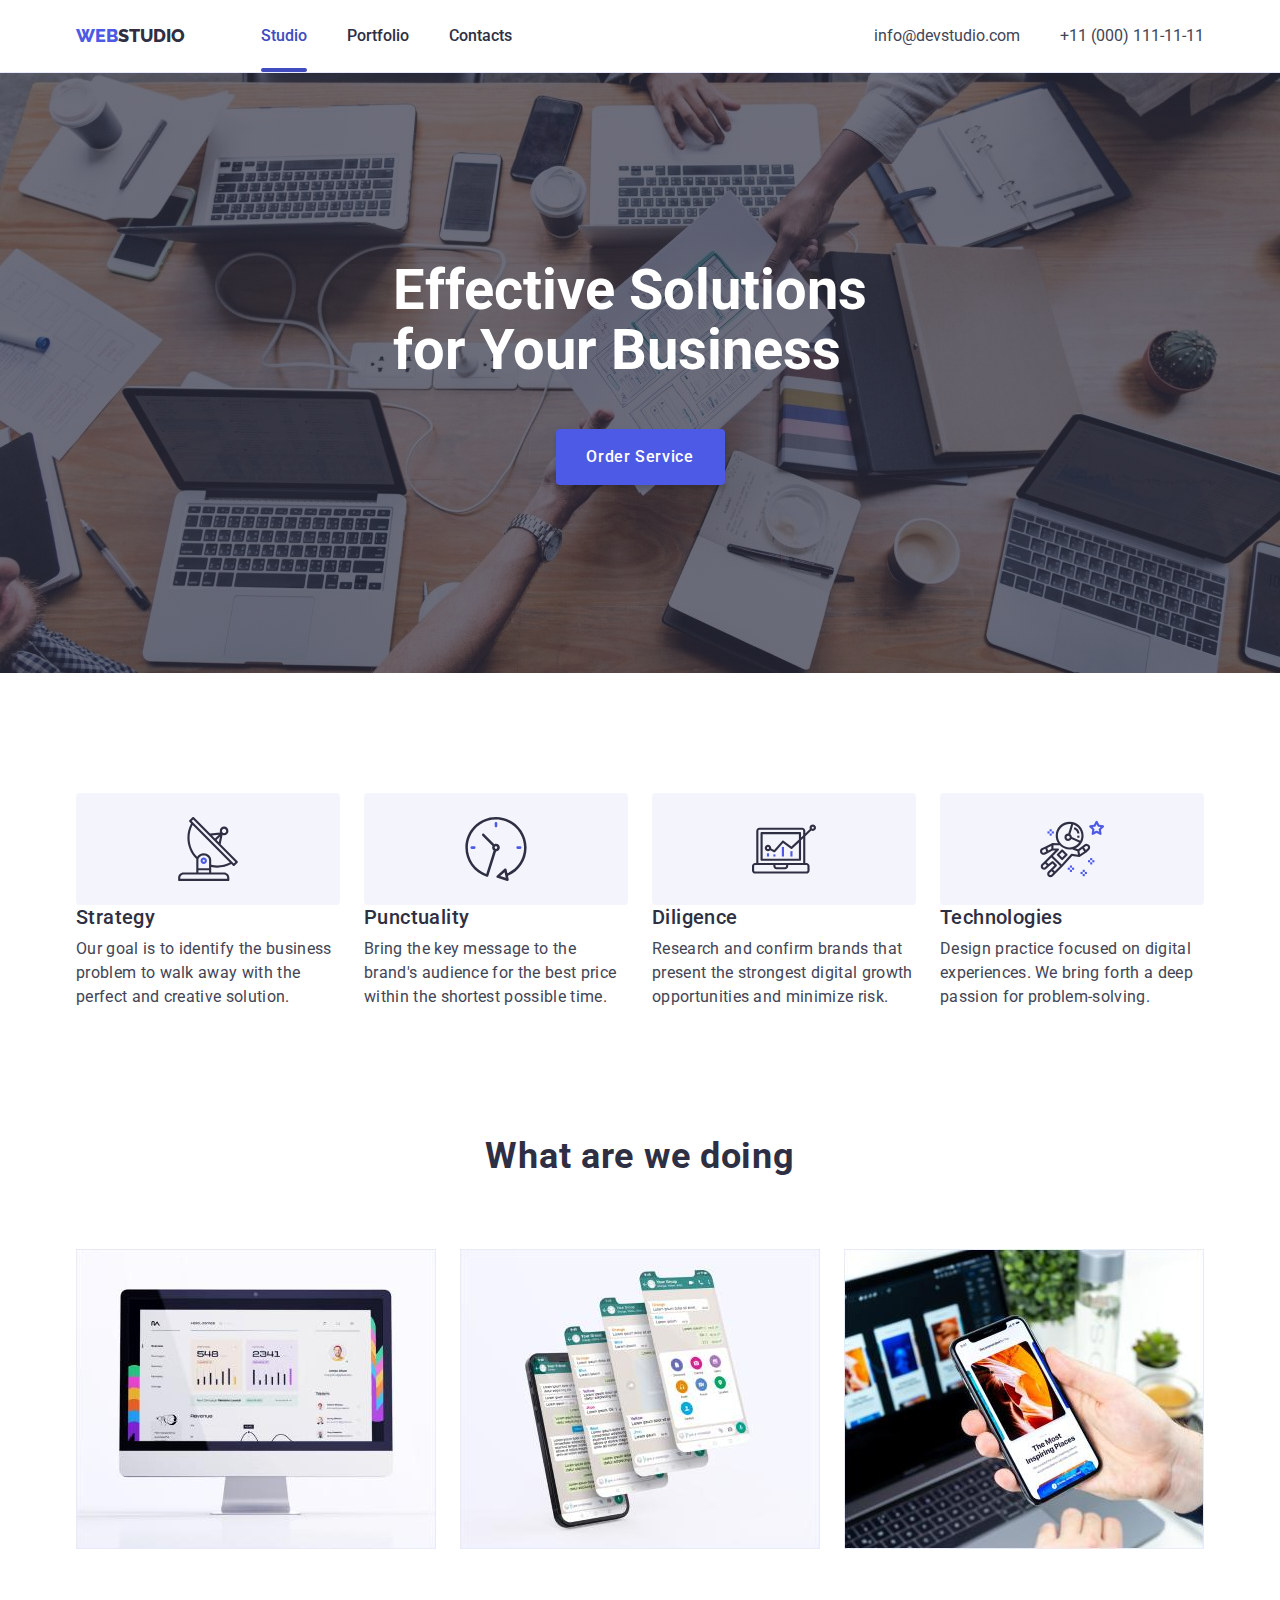
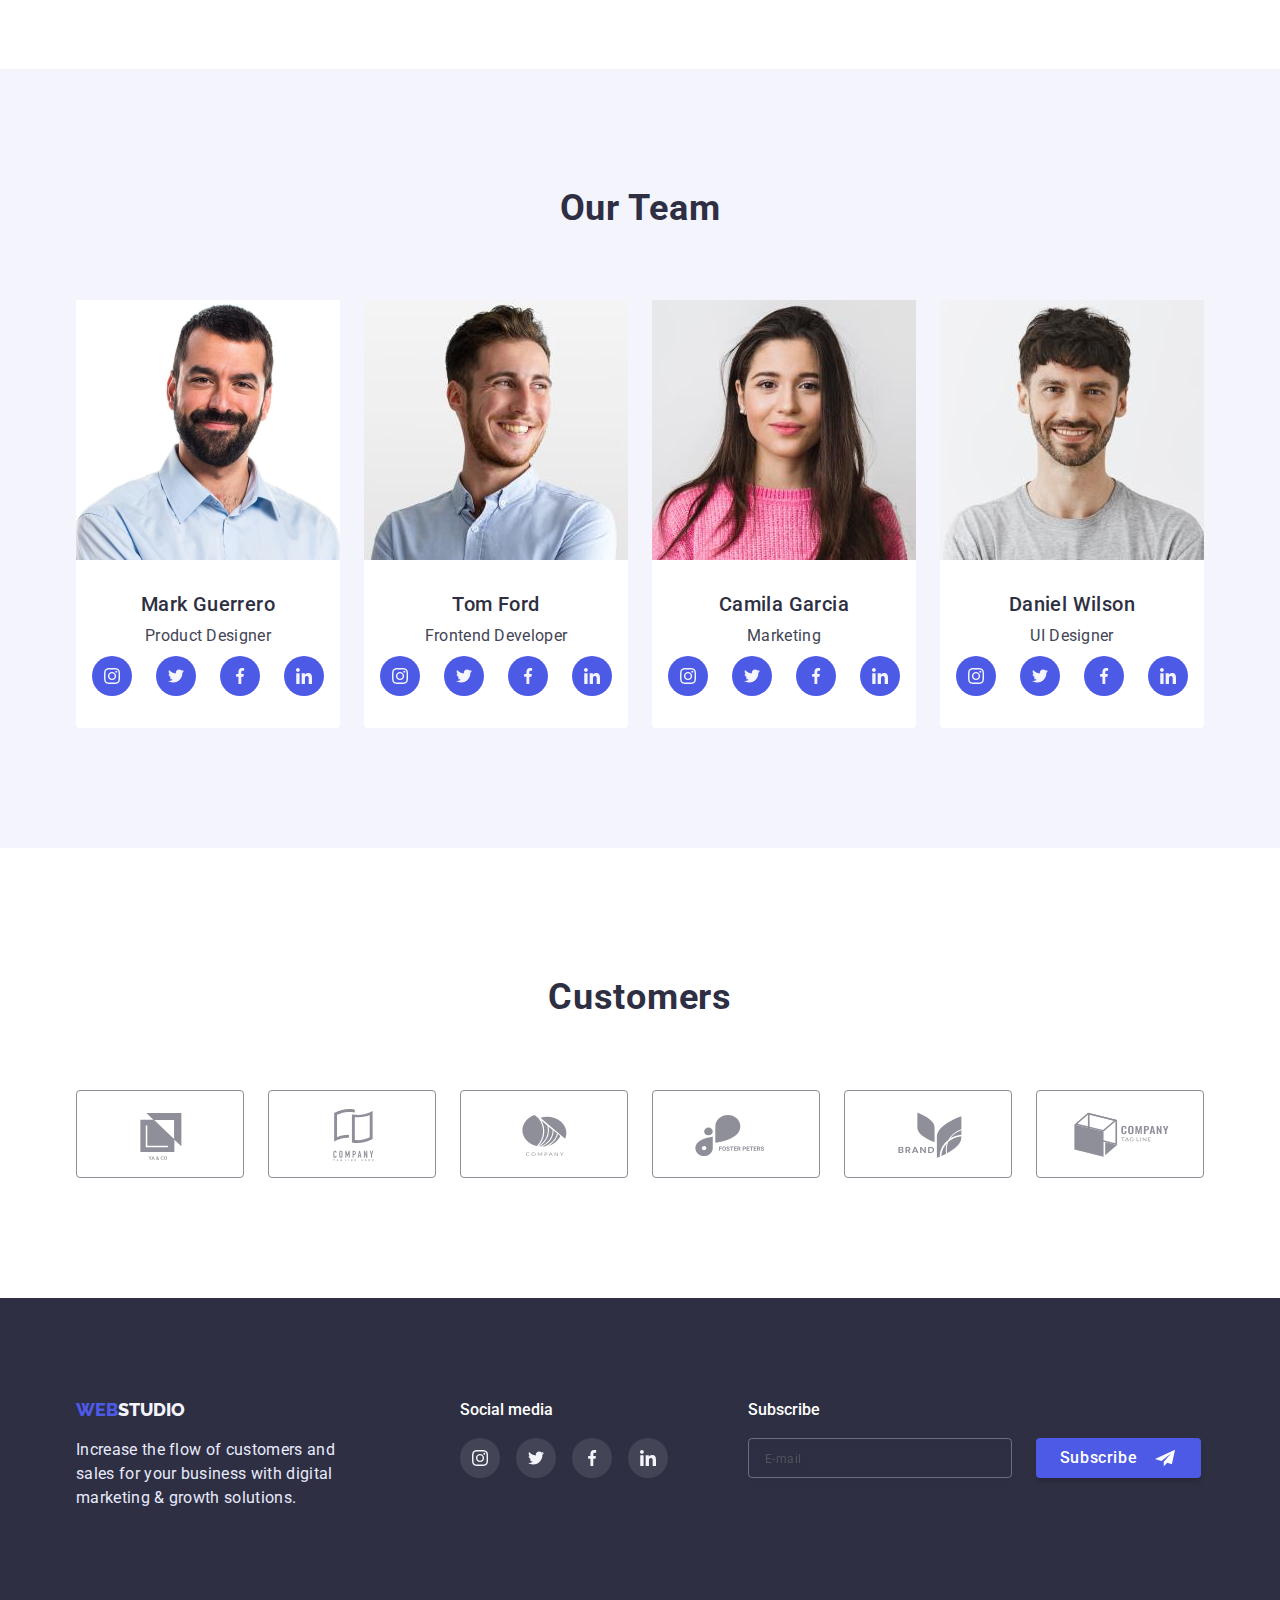
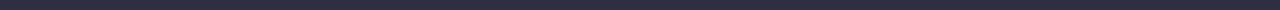
<file: index.html>
<!DOCTYPE html>
<html lang="en">
  <head>
    <meta charset="UTF-8" />
    <meta http-equiv="X-UA-Compatible" content="IE=edge" />
    <meta
      name="viewport"
      content="width=device-width, initial-scale=1.0"
    />
    <link rel="preconnect" href="https://fonts.googleapis.com" />
    <link
      rel="preconnect"
      href="https://fonts.gstatic.com"
      crossorigin
    />
    <link
      href="https://fonts.googleapis.com/css2?family=Raleway:wght@800&family=Roboto:wght@400;500;700&display=swap"
      rel="stylesheet"
    />
    <link
      rel="stylesheet"
      href="https://cdnjs.cloudflare.com/ajax/libs/modern-normalize/1.1.0/modern-normalize.css"
      integrity="sha512-Y0MM+V6ymRKN2zStTqzQ227DWhhp4Mzdo6gnlRnuaNCbc+YN/ZH0sBCLTM4M0oSy9c9VKiCvd4Jk44aCLrNS5Q=="
      crossorigin="anonymous"
      referrerpolicy="no-referrer"
    />
    <link rel="stylesheet" href="./css/styles.css" />
    <title>Main Page</title>
  </head>

  <body>
    <header class="header">
      <div class="container header-container">
        <nav class="header-navigation">
          <a class="logo link paddings" href="./index.html"
            ><span class="logo-color">WEB</span>STUDIO</a
          >
          <ul class="list-flex header-list">
            <li class="list">
              <a class="header-link link paddings link-after" href=""
                >Studio</a
              >
            </li>
            <li class="list">
              <a
                class="header-link link paddings"
                href="./portfolio.html"
                >Portfolio</a
              >
            </li>
            <li class="list">
              <a class="header-link link paddings" href=""
                >Contacts</a
              >
            </li>
          </ul>
        </nav>
        <address>
          <ul class="list-flex address-list">
            <li class="list">
              <a
                class="header-contact link paddings"
                href="mailto:info@devstudio.com"
                >info@devstudio.com</a
              >
            </li>
            <li class="list">
              <a
                class="header-contact link paddings"
                href="tel:+110001111111"
                >+11 (000) 111-11-11</a
              >
            </li>
          </ul>
        </address>
      </div>
    </header>

    <main>
      <section class="first-section">
        <div class="container">
          <h1 class="sec-one">
            Effective Solutions for Your Business
          </h1>
          <button class="main-btn" type="button" data-modal-open>
            Order Service
          </button>
        </div>
      </section>

      <section class="skils">
        <div class="container">
          <h2 hidden>Our skils</h2>
          <ul class="skils-list">
            <li class="list">
              <div class="bild">
                <svg class="bild-item" width="64" height="64">
                  <use href="./images/icon.svg#icon-antenna"></use>
                </svg>
              </div>
              <h3 class="sec-two">Strategy</h3>
              <p class="sec-two-text">
                Our goal is to identify the business problem to walk
                away with the perfect and creative solution.
              </p>
            </li>
            <li class="list">
              <div class="bild">
                <svg class="bild-item" width="64" height="64">
                  <use href="./images/icon.svg#icon-clock"></use>
                </svg>
              </div>
              <h3 class="sec-two">Punctuality</h3>
              <p class="sec-two-text">
                Bring the key message to the brand's audience for the
                best price within the shortest possible time.
              </p>
            </li>
            <li class="list">
              <div class="bild">
                <svg class="bild-item" width="64" height="64">
                  <use href="./images/icon.svg#icon-diagram"></use>
                </svg>
              </div>
              <h3 class="sec-two">Diligence</h3>
              <p class="sec-two-text">
                Research and confirm brands that present the strongest
                digital growth opportunities and minimize risk.
              </p>
            </li>
            <li class="list">
              <div class="bild">
                <svg class="bild-item" width="64" height="64">
                  <use href="./images/icon.svg#icon-astronaut"></use>
                </svg>
              </div>
              <h3 class="sec-two">Technologies</h3>
              <p class="sec-two-text">
                Design practice focused on digital experiences. We
                bring forth a deep passion for problem-solving.
              </p>
            </li>
          </ul>
        </div>
      </section>

      <section class="section-img">
        <div class="container">
          <h2 class="sec-three">What are we doing</h2>
          <ul class="list-flex img-list">
            <li class="list">
              <img
                src="./images/image_1.jpg"
                alt="screen"
                width="360"
                height="300"
              />
            </li>
            <li class="list">
              <img
                src="./images/image_2.jpg"
                alt="fone"
                width="360"
                height="300"
              />
            </li>
            <li class="list">
              <img
                src="./images/image_3.jpg"
                alt="laptop"
                width="360"
                height="300"
              />
            </li>
          </ul>
        </div>
      </section>

      <section class="team team-color">
        <div class="container">
          <h2 class="sec-four">Our Team</h2>
          <ul class="list-flex team-list">
            <li class="list">
              <img
                src="./images/mark_guerrero.jpg"
                alt="employees"
                width="264"
                height="260"
              />
              <div class="team-wrap">
                <h3 class="sec-four-name">Mark Guerrero</h3>
                <p class="sec-four-text">Product Designer</p>
                <ul class="team-soc-list list">
                  <li class="team-soc-item">
                    <a href="" class="team-soc-link link">
                      <svg
                        class="team-soc-icon"
                        width="16"
                        height="16"
                      >
                        <use
                          href="./images/icon.svg#icon-instagram"
                        ></use>
                      </svg>
                    </a>
                  </li>
                  <li class="team-soc-item">
                    <a href="" class="team-soc-link link">
                      <svg
                        class="team-soc-icon"
                        width="16"
                        height="16"
                      >
                        <use
                          href="./images/icon.svg#icon-twitter"
                        ></use>
                      </svg>
                    </a>
                  </li>
                  <li class="team-soc-item">
                    <a href="" class="team-soc-link link">
                      <svg
                        class="team-soc-icon"
                        width="16"
                        height="16"
                      >
                        <use
                          href="./images/icon.svg#icon-facebook"
                        ></use>
                      </svg>
                    </a>
                  </li>
                  <li class="team-soc-item">
                    <a href="" class="team-soc-link link">
                      <svg
                        class="team-soc-icon"
                        width="16"
                        height="16"
                      >
                        <use
                          href="./images/icon.svg#icon-linkedin"
                        ></use>
                      </svg>
                    </a>
                  </li>
                </ul>
              </div>
            </li>
            <li class="list">
              <img
                src="./images/tom_ford.jpg"
                alt="employees"
                width="264"
                height="260"
              />
              <div class="team-wrap">
                <h3 class="sec-four-name">Tom Ford</h3>
                <p class="sec-four-text">Frontend Developer</p>
                <ul class="team-soc-list list">
                  <li class="team-soc-item">
                    <a href="" class="team-soc-link link">
                      <svg
                        class="team-soc-icon"
                        width="16"
                        height="16"
                      >
                        <use
                          href="./images/icon.svg#icon-instagram"
                        ></use>
                      </svg>
                    </a>
                  </li>
                  <li class="team-soc-item">
                    <a href="" class="team-soc-link link">
                      <svg
                        class="team-soc-icon"
                        width="16"
                        height="16"
                      >
                        <use
                          href="./images/icon.svg#icon-twitter"
                        ></use>
                      </svg>
                    </a>
                  </li>
                  <li class="team-soc-item">
                    <a href="" class="team-soc-link link">
                      <svg
                        class="team-soc-icon"
                        width="16"
                        height="16"
                      >
                        <use
                          href="./images/icon.svg#icon-facebook"
                        ></use>
                      </svg>
                    </a>
                  </li>
                  <li class="team-soc-item">
                    <a href="" class="team-soc-link link">
                      <svg
                        class="team-soc-icon"
                        width="16"
                        height="16"
                      >
                        <use
                          href="./images/icon.svg#icon-linkedin"
                        ></use>
                      </svg>
                    </a>
                  </li>
                </ul>
              </div>
            </li>
            <li class="list">
              <img
                src="./images/camila_garcia.jpg"
                alt="employees"
                width="264"
                height="260"
              />
              <div class="team-wrap">
                <h3 class="sec-four-name">Camila Garcia</h3>
                <p class="sec-four-text">Marketing</p>
                <ul class="team-soc-list list">
                  <li class="team-soc-item">
                    <a href="" class="team-soc-link link">
                      <svg
                        class="team-soc-icon"
                        width="16"
                        height="16"
                      >
                        <use
                          href="./images/icon.svg#icon-instagram"
                        ></use>
                      </svg>
                    </a>
                  </li>
                  <li class="team-soc-item">
                    <a href="" class="team-soc-link link">
                      <svg
                        class="team-soc-icon"
                        width="16"
                        height="16"
                      >
                        <use
                          href="./images/icon.svg#icon-twitter"
                        ></use>
                      </svg>
                    </a>
                  </li>
                  <li class="team-soc-item">
                    <a href="" class="team-soc-link link">
                      <svg
                        class="team-soc-icon"
                        width="16"
                        height="16"
                      >
                        <use
                          href="./images/icon.svg#icon-facebook"
                        ></use>
                      </svg>
                    </a>
                  </li>
                  <li class="team-soc-item">
                    <a href="" class="team-soc-link link">
                      <svg
                        class="team-soc-icon"
                        width="16"
                        height="16"
                      >
                        <use
                          href="./images/icon.svg#icon-linkedin"
                        ></use>
                      </svg>
                    </a>
                  </li>
                </ul>
              </div>
            </li>
            <li class="list">
              <img
                src="./images/daniel_wilson.jpg"
                alt="employees"
                width="264"
                height="260"
              />
              <div class="team-wrap">
                <h3 class="sec-four-name">Daniel Wilson</h3>
                <p class="sec-four-text">UI Designer</p>
                <ul class="team-soc-list list">
                  <li class="team-soc-item">
                    <a href="" class="team-soc-link link">
                      <svg
                        class="team-soc-icon"
                        width="16"
                        height="16"
                      >
                        <use
                          href="./images/icon.svg#icon-instagram"
                        ></use>
                      </svg>
                    </a>
                  </li>
                  <li class="team-soc-item">
                    <a href="" class="team-soc-link link">
                      <svg
                        class="team-soc-icon"
                        width="16"
                        height="16"
                      >
                        <use
                          href="./images/icon.svg#icon-twitter"
                        ></use>
                      </svg>
                    </a>
                  </li>
                  <li class="team-soc-item">
                    <a href="" class="team-soc-link link">
                      <svg
                        class="team-soc-icon"
                        width="16"
                        height="16"
                      >
                        <use
                          href="./images/icon.svg#icon-facebook"
                        ></use>
                      </svg>
                    </a>
                  </li>
                  <li class="team-soc-item">
                    <a href="" class="team-soc-link link">
                      <svg
                        class="team-soc-icon"
                        width="16"
                        height="16"
                      >
                        <use
                          href="./images/icon.svg#icon-linkedin"
                        ></use>
                      </svg>
                    </a>
                  </li>
                </ul>
              </div>
            </li>
          </ul>
        </div>
      </section>

      <section class="company-section">
        <div class="container company-block">
          <h2 class="company-title">Customers</h2>
          <ul class="company-list list">
            <li class="company-item">
              <a href="" class="company-link link">
                <svg class="company-icon" width="104" height="56">
                  <use href="./images/icon.svg#icon-logo"></use></svg
              ></a>
            </li>
            <li class="company-item">
              <a href="" class="company-link link">
                <svg class="company-icon" width="104" height="56">
                  <use
                    href="./images/icon.svg#icon-Logo-1"
                  ></use></svg
              ></a>
            </li>
            <li class="company-item">
              <a href="" class="company-link link">
                <svg class="company-icon" width="104" height="56">
                  <use
                    href="./images/icon.svg#icon-Logo-2"
                  ></use></svg
              ></a>
            </li>
            <li class="company-item">
              <a href="" class="company-link link">
                <svg class="company-icon" width="104" height="56">
                  <use
                    href="./images/icon.svg#icon-Logo-3"
                  ></use></svg
              ></a>
            </li>
            <li class="company-item">
              <a href="" class="company-link link">
                <svg class="company-icon" width="104" height="56">
                  <use
                    href="./images/icon.svg#icon-Logo-4"
                  ></use></svg
              ></a>
            </li>
            <li class="company-item">
              <a href="" class="company-link link">
                <svg class="company-icon" width="104" height="56">
                  <use
                    href="./images/icon.svg#icon-Logo-5"
                  ></use></svg
              ></a>
            </li>
          </ul>
        </div>
      </section>
    </main>

    <footer class="back-color">
      <div class="container footer-container">
        <div>
          <a class="logo-footer link" href="./index.html"
            ><span class="logo-color">WEB</span>STUDIO</a
          >
          <p class="footer-text">
            Increase the flow of customers and sales for your business
            with digital marketing & growth solutions.
          </p>
        </div>
        <div class="social-media">
          <p class="footer-name">Social media</p>
          <ul class="footer-soc-list list">
            <li class="footer-soc-item">
              <a href="" class="footer-soc-link link">
                <svg class="team-soc-icon" width="16" height="16">
                  <use href="./images/icon.svg#icon-instagram"></use>
                </svg>
              </a>
            </li>
            <li class="footer-soc-item">
              <a href="" class="footer-soc-link link">
                <svg class="team-soc-icon" width="16" height="16">
                  <use href="./images/icon.svg#icon-twitter"></use>
                </svg>
              </a>
            </li>
            <li class="footer-soc-item">
              <a href="" class="footer-soc-link link">
                <svg class="team-soc-icon" width="16" height="16">
                  <use href="./images/icon.svg#icon-facebook"></use>
                </svg>
              </a>
            </li>
            <li class="footer-soc-item">
              <a href="" class="footer-soc-link link">
                <svg class="team-soc-icon" width="16" height="16">
                  <use href="./images/icon.svg#icon-linkedin"></use>
                </svg>
              </a>
            </li>
          </ul>
        </div>
        <div class="footer-form-subskribe">
          <p class="footer-form-desc">Subscribe</p>
          <form action="" class="footer-form-field">
            <input
              arealabel="email"
              name="user_email"
              class="footer-form-input"
              placeholder="E-mail"
              required
            />
            <button type="submit" class="footer-btn-submit">
              Subscribe
              <span class="svg-subscribe-icon">
                <svg class="btn-subscribe-icon">
                  <use
                    href="./images/icon.svg#icon-telegram"
                  ></use></svg
              ></span>
            </button>
          </form>
        </div>
      </div>
    </footer>

    <div class="backdrop is-hidden" data-modal>
      <div class="modal">
        <button
          type="button"
          class="modal-close-btn"
          data-modal-close
        >
          <svg class="modal-close-icon">
            <use href="./images/icon.svg#icon-close"></use>
          </svg>
        </button>
        <form class="modal-form">
          <p class="form-title">
            Leave your contacts and we will call you back
          </p>

          <label for="" class="modal-form-field">
            <span class="modal-form-desc">Name</span>

            <span class="modal-form-wrapper">
              <input
                type="text"
                name="user_name"
                class="modal-form-input"
                required
                pattern="^[a-zA-Zа-яА-Я]"
                minlength="2"
              />

              <svg class="modal-form-icon">
                <use href="./images/icon.svg#icon-person"></use>
              </svg>
            </span>
          </label>
          <label for="" class="modal-form-field">
            <span class="modal-form-desc">Phone</span>
            <span class="modal-form-wrapper">
              <input
                type="tel"
                name="user_phone"
                class="modal-form-input"
                required
                pattern="[0-9]{3}-[0-9]{3}-[0-9]{2}-[0-9]{2}"
                title="xxx-xxx-xx-xx"
              />
              <svg class="modal-form-icon">
                <use href="./images/icon.svg#icon-phone"></use>
              </svg>
            </span>
          </label>
          <label for="" class="modal-form-field">
            <span class="modal-form-desc">Email</span>
            <span class="modal-form-wrapper">
              <input
                type="email"
                name="user_email"
                class="modal-form-input"
                required
              />
              <svg class="modal-form-icon">
                <use href="./images/icon.svg#icon-email"></use>
              </svg>
            </span>
          </label>
          <label for="">
            <span class="modal-form-desc">Comment</span>
            <textarea
              name="user_message"
              cols="30"
              rows="10"
              class="modal-form-message"
              placeholder="Text input"
            ></textarea>
          </label>
          <input
            class="modal-form-check hidden-check"
            type="checkbox"
            name="user_policy"
            id="user_policy"
          />

          <label for="user_policy" class="modal-form-check-desc">
            <!-- <span class="modal-form-fake-desc">
              <svg class="modal-form-fake-icon">
                <use href="./images/click.svg"></use>
              </svg>
            </span> -->
            I accept the terms and conditions of the&nbsp;
            <a href="" class="policy-style"> Privacy Policy</a></label
          >
          <button type="submit" class="modal-form-submit">
            Send
          </button>
        </form>
      </div>
    </div>

    <script src="./js/modal.js"></script>
  </body>
</html>
</file>
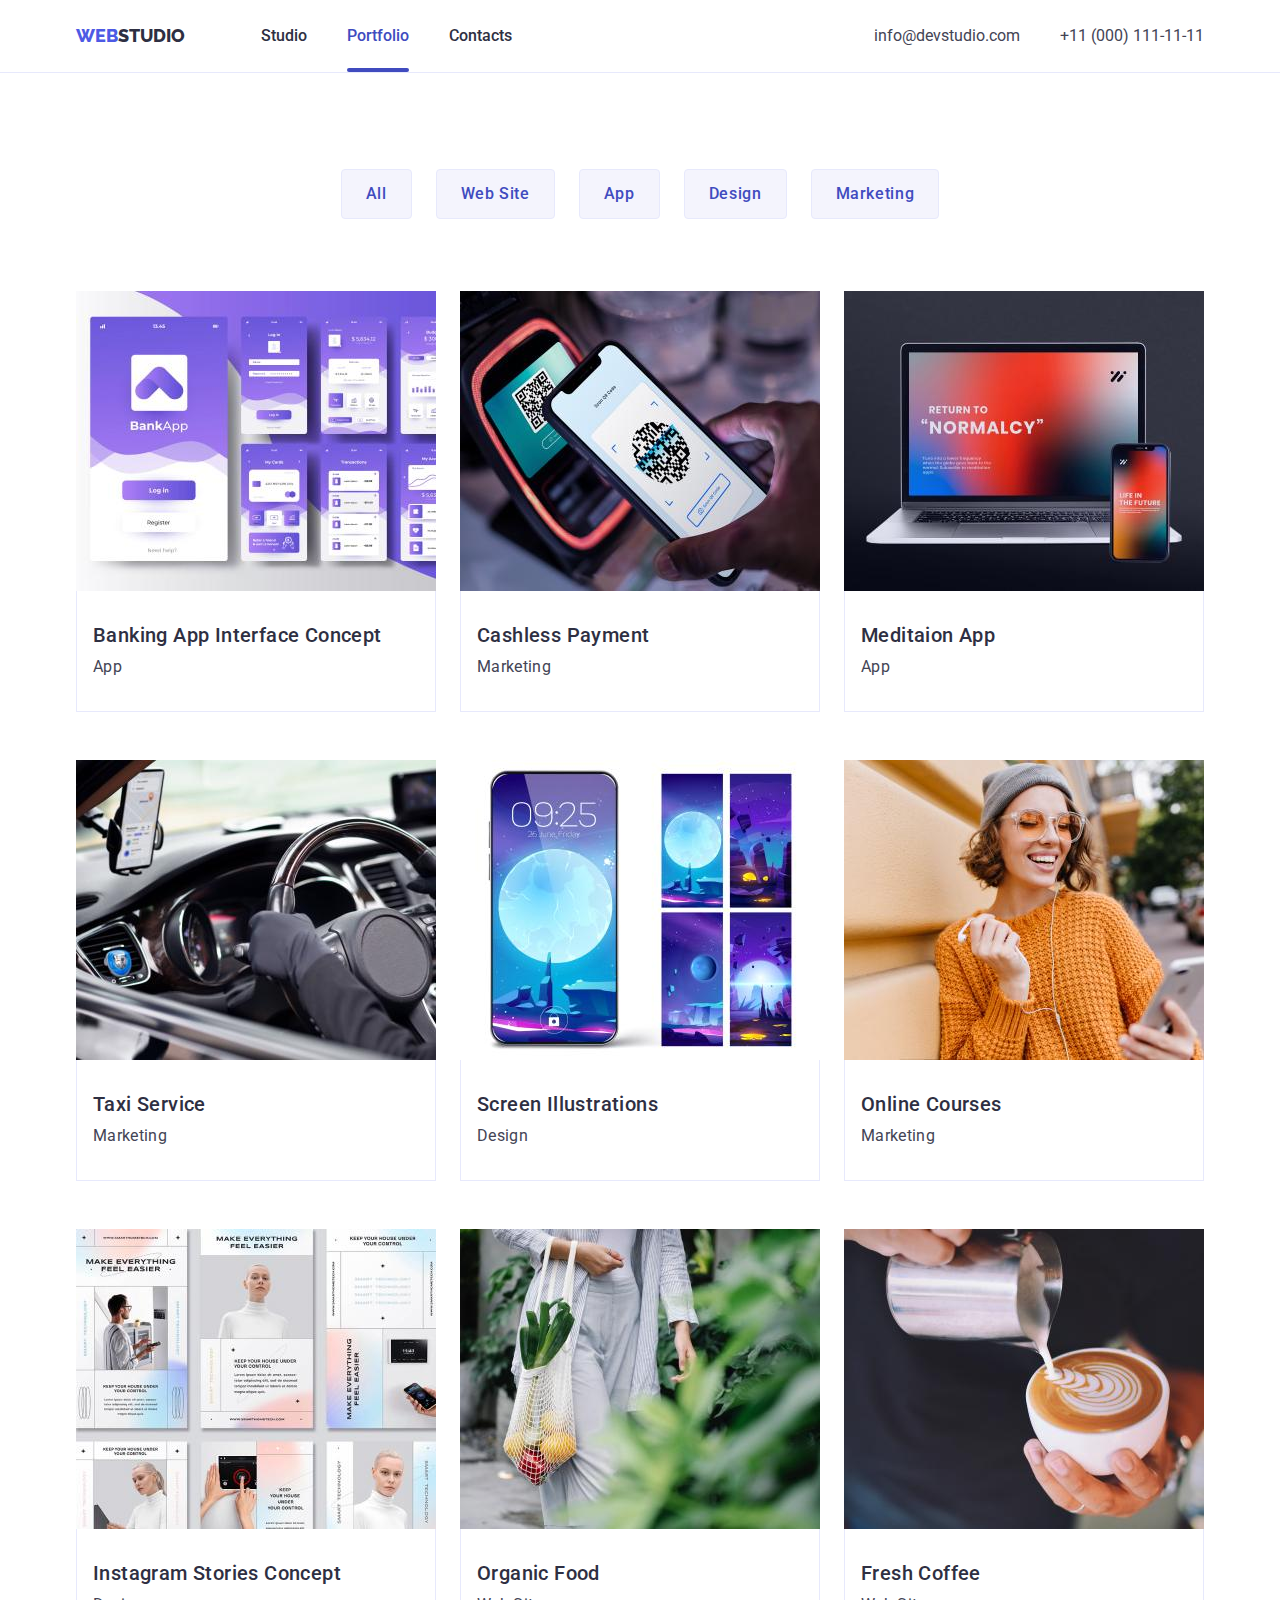
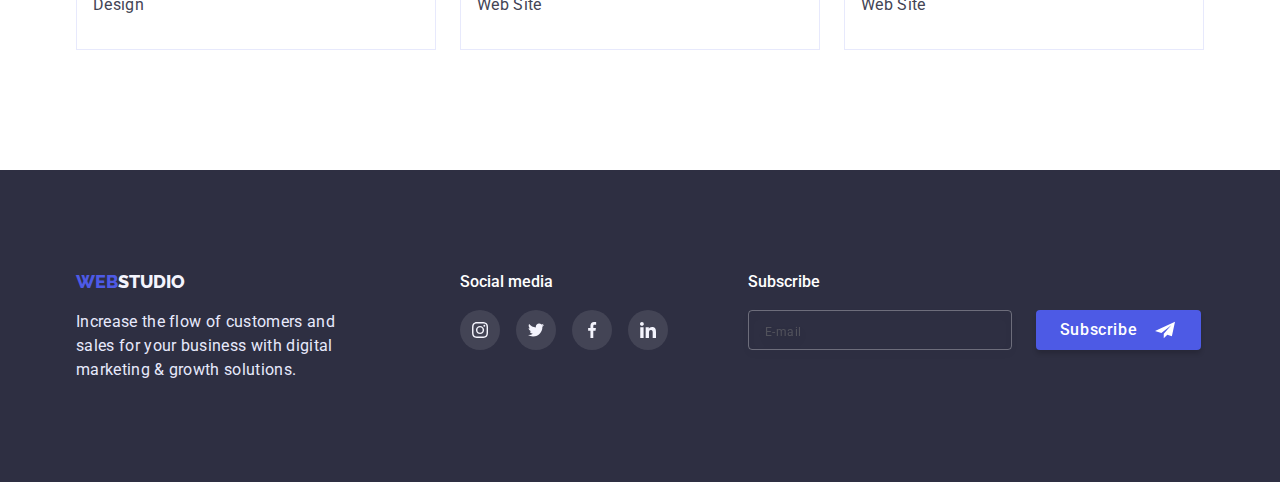
<file: portfolio.html>
<!DOCTYPE html>
<html lang="en">
  <head>
    <meta charset="UTF-8" />
    <meta http-equiv="X-UA-Compatible" content="IE=edge" />
    <meta
      name="viewport"
      content="width=device-width, initial-scale=1.0"
    />
    <title>Portfolio Page</title>
    <link rel="preconnect" href="https://fonts.googleapis.com" />
    <link
      rel="preconnect"
      href="https://fonts.gstatic.com"
      crossorigin
    />
    <link
      href="https://fonts.googleapis.com/css2?family=Raleway:wght@800&family=Roboto:wght@400;500;700&display=swap"
      rel="stylesheet"
    />
    <link
      rel="stylesheet"
      href="https://cdnjs.cloudflare.com/ajax/libs/modern-normalize/1.1.0/modern-normalize.css"
      integrity="sha512-Y0MM+V6ymRKN2zStTqzQ227DWhhp4Mzdo6gnlRnuaNCbc+YN/ZH0sBCLTM4M0oSy9c9VKiCvd4Jk44aCLrNS5Q=="
      crossorigin="anonymous"
      referrerpolicy="no-referrer"
    />
    <link rel="stylesheet" href="./css/styles.css" />
  </head>
  <body>
    <header class="header">
      <div class="container header-container">
        <nav class="header-navigation">
          <a class="logo link paddings" href="./index.html"
            ><span class="logo-color">WEB</span>STUDIO</a
          >
          <ul class="list-flex header-list">
            <li class="list">
              <a class="header-link link paddings" href="./index.html"
                >Studio</a
              >
            </li>
            <li class="list">
              <a class="header-link link paddings link-after" href=""
                >Portfolio</a
              >
            </li>
            <li class="list">
              <a class="header-link link paddings" href=""
                >Contacts</a
              >
            </li>
          </ul>
        </nav>
        <address>
          <ul class="list-flex address-list">
            <li class="list">
              <a
                class="header-contact link paddings"
                href="mailto:info@devstudio.com"
                >info@devstudio.com</a
              >
            </li>
            <li class="list">
              <a
                class="header-contact link paddings"
                href="tel:+110001111111"
                >+11 (000) 111-11-11</a
              >
            </li>
          </ul>
        </address>
      </div>
    </header>

    <main>
      <section class="portfolio">
        <div class="container">
          <h1 hidden>All about our portfolio</h1>
          <ul class="list-flex btn-list">
            <li class="list">
              <button class="btn" type="button">All</button>
            </li>
            <li class="list">
              <button class="btn" type="button">Web Site</button>
            </li>
            <li class="list">
              <button class="btn" type="button">App</button>
            </li>
            <li class="list">
              <button class="btn" type="button">Design</button>
            </li>
            <li class="list">
              <button class="btn" type="button">Marketing</button>
            </li>
          </ul>

          <ul class="list-flex portfolio-list">
            <li class="list item">
              <a href="" class="link overlay-position">
                <div class="img-overlay">
                  <img
                    class="link-img"
                    src="./images/images_portfolio/img1.jpg"
                    alt="Banking interface"
                    width="360"
                    height="300"
                  />
                  <p class="overlay">
                    14 Stylish and User-Friendly App Design Concepts ·
                    Task Manager App · Calorie Tracker App · Exotic
                    Fruit Ecommerce App · Cloud Storage App
                  </p>
                </div>
                <div class="portfolio-block">
                  <h2 class="portfolio-name">
                    Banking App Interface Concept
                  </h2>
                  <p class="portfolio-text">App</p>
                </div>
              </a>
            </li>
            <li class="list item">
              <a href="" class="link overlay-position">
                <div class="img-overlay">
                  <img
                    class="link-img"
                    src="./images/images_portfolio/img2.jpg"
                    alt="Cashless Payment"
                    width="360"
                    height="300"
                  />
                  <p class="overlay">
                    14 Stylish and User-Friendly App Design Concepts ·
                    Task Manager App · Calorie Tracker App · Exotic
                    Fruit Ecommerce App · Cloud Storage App
                  </p>
                </div>
                <div class="portfolio-block">
                  <h2 class="portfolio-name">Cashless Payment</h2>
                  <p class="portfolio-text">Marketing</p>
                </div>
              </a>
            </li>
            <li class="list item">
              <a href="" class="link overlay-position">
                <div class="img-overlay">
                  <img
                    class="link-img"
                    src="./images/images_portfolio/img3.jpg"
                    alt="Meditaion App"
                    width="360"
                    height="300"
                  />
                  <p class="overlay">
                    14 Stylish and User-Friendly App Design Concepts ·
                    Task Manager App · Calorie Tracker App · Exotic
                    Fruit Ecommerce App · Cloud Storage App
                  </p>
                </div>
                <div class="portfolio-block">
                  <h2 class="portfolio-name">Meditaion App</h2>
                  <p class="portfolio-text">App</p>
                </div>
              </a>
            </li>
            <li class="list item">
              <a href="" class="link overlay-position">
                <div class="img-overlay">
                  <img
                    class="link-img"
                    src="./images/images_portfolio/img4.jpg"
                    alt="Taxi Service"
                    width="360"
                    height="300"
                  />
                  <p class="overlay">
                    14 Stylish and User-Friendly App Design Concepts ·
                    Task Manager App · Calorie Tracker App · Exotic
                    Fruit Ecommerce App · Cloud Storage App
                  </p>
                </div>
                <div class="portfolio-block">
                  <h2 class="portfolio-name">Taxi Service</h2>
                  <p class="portfolio-text">Marketing</p>
                </div>
              </a>
            </li>
            <li class="list item">
              <a href="" class="link overlay-position">
                <div class="img-overlay">
                  <img
                    class="link-img"
                    src="./images/images_portfolio/img5.jpg"
                    alt="Screen Illustrations"
                    width="360"
                    height="300"
                  />
                  <p class="overlay">
                    14 Stylish and User-Friendly App Design Concepts ·
                    Task Manager App · Calorie Tracker App · Exotic
                    Fruit Ecommerce App · Cloud Storage App
                  </p>
                </div>
                <div class="portfolio-block">
                  <h2 class="portfolio-name">Screen Illustrations</h2>
                  <p class="portfolio-text">Design</p>
                </div>
              </a>
            </li>
            <li class="list item">
              <a href="" class="link overlay-position">
                <div class="img-overlay">
                  <img
                    class="link-img"
                    src="./images/images_portfolio/img6.jpg"
                    alt="Online Courses"
                    width="360"
                    height="300"
                  />
                  <p class="overlay">
                    14 Stylish and User-Friendly App Design Concepts ·
                    Task Manager App · Calorie Tracker App · Exotic
                    Fruit Ecommerce App · Cloud Storage App
                  </p>
                </div>
                <div class="portfolio-block">
                  <h2 class="portfolio-name">Online Courses</h2>
                  <p class="portfolio-text">Marketing</p>
                </div>
              </a>
            </li>
            <li class="list item">
              <a href="" class="link overlay-position">
                <div class="img-overlay">
                  <img
                    class="link-img"
                    src="./images/images_portfolio/img7.jpg"
                    alt="Instagram Stories Concept"
                    width="360"
                    height="300"
                  />
                  <p class="overlay">
                    14 Stylish and User-Friendly App Design Concepts ·
                    Task Manager App · Calorie Tracker App · Exotic
                    Fruit Ecommerce App · Cloud Storage App
                  </p>
                </div>
                <div class="portfolio-block">
                  <h2 class="portfolio-name">
                    Instagram Stories Concept
                  </h2>
                  <p class="portfolio-text">Design</p>
                </div>
              </a>
            </li>
            <li class="list item">
              <a href="" class="link overlay-position">
                <div class="img-overlay">
                  <img
                    class="link-img"
                    src="./images/images_portfolio/img8.jpg"
                    alt="Organic Food"
                    width="360"
                    height="300"
                  />
                  <p class="overlay">
                    14 Stylish and User-Friendly App Design Concepts ·
                    Task Manager App · Calorie Tracker App · Exotic
                    Fruit Ecommerce App · Cloud Storage App
                  </p>
                </div>
                <div class="portfolio-block">
                  <h2 class="portfolio-name">Organic Food</h2>
                  <p class="portfolio-text">Web Site</p>
                </div>
              </a>
            </li>
            <li class="list item">
              <a href="" class="link overlay-position">
                <div class="img-overlay">
                  <img
                    class="link-img"
                    src="./images/images_portfolio/img9.jpg"
                    alt="Fresh Coffee"
                    width="360"
                    height="300"
                  />
                  <p class="overlay">
                    14 Stylish and User-Friendly App Design Concepts ·
                    Task Manager App · Calorie Tracker App · Exotic
                    Fruit Ecommerce App · Cloud Storage App
                  </p>
                </div>
                <div class="portfolio-block">
                  <h2 class="portfolio-name">Fresh Coffee</h2>
                  <p class="portfolio-text">Web Site</p>
                </div>
              </a>
            </li>
          </ul>
        </div>
      </section>
    </main>
    <footer class="back-color">
      <div class="container footer-container">
        <div>
          <a class="logo-footer link" href="./index.html"
            ><span class="logo-color">WEB</span>STUDIO</a
          >
          <p class="footer-text">
            Increase the flow of customers and sales for your business
            with digital marketing & growth solutions.
          </p>
        </div>
        <div class="social-media">
          <p class="footer-name">Social media</p>
          <ul class="footer-soc-list list">
            <li class="footer-soc-item">
              <a href="" class="footer-soc-link link">
                <svg class="team-soc-icon" width="16" height="16">
                  <use href="./images/icon.svg#icon-instagram"></use>
                </svg>
              </a>
            </li>
            <li class="footer-soc-item">
              <a href="" class="footer-soc-link link">
                <svg class="team-soc-icon" width="16" height="16">
                  <use href="./images/icon.svg#icon-twitter"></use>
                </svg>
              </a>
            </li>
            <li class="footer-soc-item">
              <a href="" class="footer-soc-link link">
                <svg class="team-soc-icon" width="16" height="16">
                  <use href="./images/icon.svg#icon-facebook"></use>
                </svg>
              </a>
            </li>
            <li class="footer-soc-item">
              <a href="" class="footer-soc-link link">
                <svg class="team-soc-icon" width="16" height="16">
                  <use href="./images/icon.svg#icon-linkedin"></use>
                </svg>
              </a>
            </li>
          </ul>
        </div>
        <div class="footer-form-subskribe">
          <p class="footer-form-desc">Subscribe</p>
          <form action="" class="footer-form-field">
            <input
              arealabel="email"
              name="user_email"
              class="footer-form-input"
              placeholder="E-mail"
              required
            />
            <button type="submit" class="footer-btn-submit">
              Subscribe
              <span class="svg-subscribe-icon">
                <svg class="btn-subscribe-icon">
                  <use
                    href="./images/icon.svg#icon-telegram"
                  ></use></svg
              ></span>
            </button>
          </form>
        </div>
      </div>
    </footer>
  </body>
</html>
</file>
<file: css/styles.css>
p,
h1,
h2,
h3,
h4,
h5,
h6 {
    margin: 0;
}

ul {
    margin: 0;
    padding-left: 0;
}

img {
    display: block;
}

body {
    font-family: 'Roboto', sans-serif;
    background-color: var(--brand-background-color);
    color: var(--brand-color)
}

.container {
    width: 100%;
    max-width: 1158px;
    padding-left: 15px;
    padding-right: 15px;
    margin: 0 auto;
    /* outline: 2px solid red; */
}

.header {
    border-bottom: 1px solid #E7E9FC;
}

.list-flex {
    display: flex;
}

:root {
    --brand-color: #2E2F42;
    --brand-background-color: #FFFFFF;
    --brand-back-color: #2E2F42;
    --brand-text: #434455;
    --brand-btn: #404BBF;
    --brand-logo: #2E2F42;
    --brand-logo-color: #4D5AE5;
    --brand-logo-footer: #F4F4FD;
    --brand-link: #2E2F42;
    --brand-hover-focus: #404BBF;
    --brand-contact: #434455;
    --brand-sec-one: #ffffff;
    --brand-main-btn: #ffffff;
    --brand-main-btn-back: #4D5AE5;
    --brand-main-btn-hover: #404BBF;
    --brand-footer-text: #E7E9FC;
    --brand-footer-name: #ffffff;
    --brand-btn-text: #404BBF;
    --brand-btn-back: #F4F4FD;
    --brand-btn-border: #E7E9FC;
    --brand-btn-hover: #FFFFFF;
    --brand-team-color: #F4F4FD;
    --brand-team-wrap: #FFFFFF;
    --l-gra: linear-gradient(rgba(46, 47, 66, 0.7),
            rgba(46, 47, 66, 0.7));
}

.link {
    text-decoration: none;
}

.list {
    list-style: none;
}


/* header */


.paddings {
    padding-top: 24px;
    padding-bottom: 24px;
    display: inline-block;
}

.logo {
    font-family: 'Raleway',
        sans-serif;
    font-weight: 800;
    font-size: 18px;
    line-height: 1.33;
    margin-right: 76px;
    color: var(--brand-logo);
}

.header-list {
    gap: 40px;
}

.address-list {
    gap: 40px;
}

.logo-color {
    color: var(--brand-logo-color)
}

.header-navigation {
    display: flex;
    align-items: center;
    margin-right: auto;
}

.header-container {
    display: flex;
    align-items: center;
}

.header-link {
    font-weight: 500;
    font-size: 16px;
    line-height: 1.5;
    color: var(--brand-link);
    transition-property: color;
    transition-duration: 250ms;
    transition-timing-function: cubic-bezier(0.4, 0, 0.2, 1);
}

.link-after {
    position: relative;
    color: var(--brand-hover-focus);
}

.link-after::after {
    position: absolute;
    content: "";
    left: 0;
    bottom: 0;
    display: block;
    width: 100%;
    height: 4px;
    background: var(--brand-hover-focus);
    border-radius: 2px;
    transition-property: transform;
    transition-duration: 250ms;
    transition-timing-function: cubic-bezier(0.4, 0, 0.2, 1);
}

.header-link:hover,
.header-link:focus {
    color: var(--brand-hover-focus);
}

.header-contact {
    font-size: 16px;
    font-style: normal;
    line-height: 1.5;
    color: var(--brand-contact);
    transition-property: color;
    transition-duration: 250ms;
    transition-timing-function: cubic-bezier(0.4, 0, 0.2, 1);
}

.header-contact:hover,
.header-contact:focus {
    color: var(--brand-hover-focus);
}


/* main */


/* sec 1 */


.first-section {
    max-width: 1440px;
    height: 600px;
    padding-top: 188px;
    padding-bottom: 188px;
    margin: 0 auto;
    background-repeat: no-repeat;
    background-position: center;
    background-size: cover;
    background-color: var(--brand-back-color);
    background-image: var(--l-gra),
        url(../images/people-office.jpg);

}

.sec-one {
    width: 494px;
    font-size: 56px;
    line-height: 1.07;
    margin: 0 auto;
    margin-bottom: 48px;
    color: var(--brand-sec-one);
}

.main-btn {
    font-family: inherit;
    font-weight: 500;
    font-size: 16px;
    line-height: 1.5;
    letter-spacing: 0.04em;
    width: 169px;
    height: 56px;
    display: block;
    margin: 0 auto;
    color: var(--brand-main-btn);
    background: var(--brand-main-btn-back);
    box-shadow: 0px 4px 4px rgba(0, 0, 0, 0.15);
    border-radius: 4px;
    border: none;
    bottom: none;
    cursor: pointer;
    transition-property: background-color;
    transition-duration: 250ms;
    transition-timing-function: cubic-bezier(0.4, 0, 0.2, 1);
}

.main-btn:hover,
.main-btn:focus {
    background: var(--brand-main-btn-hover);
}


/* sec 2 */


.skils {
    padding-top: 120px;
    padding-bottom: 120px;
}

.bild {
    width: 264px;
    height: 112px;
    background: #F4F4FD;
    border-radius: 4px;
    display: flex;
    align-items: center;
    justify-content: center;
}

.bild-item {
    display: flex;
    justify-content: center;
}

.skils-list {
    display: flex;
    margin-bottom: 8px;
    gap: 24px;
}

.sec-two {
    width: 264px;
    height: 24px;
    font-weight: 500;
    font-size: 20px;
    line-height: 1.2;
    letter-spacing: 0.02em;
    margin-bottom: 8px;
    color: var(--brand-color);
}

.sec-two-text {
    width: 264px;
    height: 72px;
    font-size: 16px;
    line-height: 1.5;
    letter-spacing: 0.02em;
    color: var(--brand-text);
}


/* sec 3 */


.section-img {
    padding-bottom: 120px;

}

.img-list {
    justify-content: center;
    gap: 24px;
}

.sec-three {
    font-weight: 700;
    font-size: 36px;
    line-height: 1.1;
    letter-spacing: 0.02em;
    margin-bottom: 72px;
    text-align: center;
    color: var(--brand-color);
}


/* sec 4 */


.team {
    padding-top: 120px;
    padding-bottom: 120px;
}

.team-color {
    background: var(--brand-team-color);
}

.team-list {
    justify-content: center;
    gap: 24px;
}

.team-wrap {
    padding-top: 32px;
    padding-bottom: 32px;
    text-align: center;
    border-radius: 0px 0px 4px 4px;
    background: var(--brand-team-wrap);
}

.sec-four {
    font-weight: 700;
    font-size: 36px;
    line-height: 1.1;
    letter-spacing: 0.02em;
    margin-bottom: 72px;
    text-align: center;
    color: var(--brand-color);
}

.sec-four-name {
    font-weight: 500;
    font-size: 20px;
    line-height: 1.2;
    letter-spacing: 0.02em;
    margin-bottom: 8px;
    color: var(--brand-color);
}

.sec-four-text {
    font-size: 16px;
    line-height: 1.5;
    letter-spacing: 0.02em;
    color: var(--brand-text);
    margin-bottom: 8px;
}

.team-soc-list {
    display: flex;
    justify-content: center;
    gap: 24px;
}

.team-soc-item {
    width: 40px;
    height: 40px;
}

.team-soc-link {
    width: 100%;
    height: 100%;
    border-radius: 50%;
    display: flex;
    justify-content: center;
    align-items: center;
    background-color: #4D5AE5;
    transition-property: background-color;
    transition-duration: 250ms;
    transition-timing-function: cubic-bezier(0.4, 0, 0.2, 1);
}

.team-soc-link:focus,
.team-soc-link:hover {
    background-color: #404BBF;
}


/* sec 5 */


.company-section {
    padding-top: 130px;
    padding-bottom: 120px;
}

.company-title {
    font-size: 36px;
    line-height: 1.1;
    text-align: center;
    letter-spacing: 0.02em;
    margin-bottom: 72px;
}

.company-list {
    display: flex;
    justify-content: center;
    gap: 24px;
}

.company-item {
    width: 168px;
    height: 88px;
}

.company-link {
    width: 100%;
    height: 100%;
    color: #8E8F99;
    border: 1px solid #8E8F99;
    border-radius: 4px;
    display: flex;
    justify-content: center;
    align-items: center;
    transition-property: border-color, color;
    transition-duration: 250ms;
    transition-timing-function: cubic-bezier(0.4, 0, 0.2, 1);
}

.company-link:hover,
.company-link:focus {
    border-color: #404BBF;
    color: #404BBF;
}

.company-icon {
    fill: currentColor;
}


/* footer */


.back-color {
    padding-top: 100px;
    padding-bottom: 100px;
    background-color: var(--brand-back-color);
}

.logo-footer {
    font-family: 'Raleway',
        sans-serif;
    font-weight: 800;
    font-size: 18px;
    line-height: 1.33;
    margin-bottom: 16px;
    display: inline-block;
    color: var(--brand-logo-footer)
}

.footer-text {
    justify-content: flex-start;
    max-width: 264px;
    font-size: 16px;
    line-height: 1.5;
    letter-spacing: 0.02em;
    color: var(--brand-footer-text);
}

.social-media {
    margin-left: 120px;
}

.footer-name {
    font-weight: 500;
    font-size: 16px;
    line-height: 1.5;
    margin-bottom: 16px;
    color: var(--brand-footer-name);
}

.footer-soc-list {
    display: flex;
    gap: 16px;
}

.footer-soc-item {
    width: 40px;
    height: 40px;
}

.footer-soc-link {
    width: 100%;
    height: 100%;
    border-radius: 50%;
    display: flex;
    justify-content: center;
    align-items: center;
    background-color: rgba(255, 255, 255, 0.1);
    transition-property: background-color;
    transition-duration: 250ms;
    transition-timing-function: cubic-bezier(0.4, 0, 0.2, 1);
}

.footer-soc-link:focus,
.footer-soc-link:hover {
    background-color: #31D0AA;
}

.footer-container {
    display: flex;
}

.footer-form-subskribe {
    margin-left: 80px;
}

.footer-form-field {
    display: flex;
}

.footer-form-desc {
    display: block;
    font-weight: 500;
    font-size: 16px;
    line-height: 1.5;
    margin-bottom: 16px;
    color: var(--brand-footer-name);
}

.footer-form-input {
    padding-left: 16px;
    display: block;
    color: #FFFFFF;
    background: none;
    outline: none;
    border: 1px solid rgba(255, 255, 255, 0.3);
    filter: drop-shadow(0px 4px 4px rgba(0, 0, 0, 0.15));
    border-radius: 4px;
    width: 264px;
    height: 40px;
    transition: fill 2500ms cubic-bezier(0.4, 0, 0.2, 1);
}

.footer-form-input::placeholder {
    font-size: 12px;
    line-height: 1.2;
    letter-spacing: 0.04em;
    color: rgba(117, 117, 117, 0.5);
}


.footer-form-input:focus {
    border-color: var(--brand-main-btn-hover);
}

.footer-btn-submit {
    font-family: inherit;
    font-weight: 500;
    font-size: 16px;
    line-height: 1.5;
    letter-spacing: 0.04em;
    width: 165px;
    height: 40px;
    display: flex;
    flex-direction: row;
    justify-content: center;
    align-items: center;
    margin-left: 24px;
    padding: 0;

    color: var(--brand-main-btn);
    background: var(--brand-main-btn-back);
    box-shadow: 0px 4px 4px rgba(0, 0, 0, 0.15);
    border-radius: 4px;
    border: none;
    bottom: none;
    cursor: pointer;
    transition-property: background-color;
    transition-duration: 250ms;
    transition-timing-function: cubic-bezier(0.4, 0, 0.2, 1);
}

.svg-subscribe-icon {
    width: 24px;
    height: 20px;
    justify-content: center;
    align-items: center;
    margin-left: 16px;
}

.btn-subscribe-icon {
    width: 24px;
    height: 20px;
}

.footer-btn-submit:hover,
.footer-btn-submit:focus {
    background: var(--brand-main-btn-hover);
}


/* portfolio */


/* portfolio sec 1 */


.portfolio {
    padding-top: 96px;
    padding-bottom: 120px;
}

.portfolio-list {
    flex-wrap: wrap;
    justify-content: center;
    column-gap: 24px;
    row-gap: 48px;
}

.item {
    flex-basis: calc((100% - 48px) / 3);
    transition-property: box-shadow;
    transition-duration: 250ms;
    transition-timing-function: cubic-bezier(0.4, 0, 0.2, 1);
}

.item:focus,
.item:hover {
    box-shadow: 0px 1px 6px rgba(46, 47, 66, 0.08), 0px 1px 1px rgba(46, 47, 66, 0.16), 0px 2px 1px rgba(46, 47, 66, 0.08);
}

.portfolio-block {
    padding-top: 32px;
    padding-bottom: 32px;
    padding-left: 16px;
    border-right: 1px solid #E7E9FC;
    border-bottom: 1px solid #E7E9FC;
    border-left: 1px solid #E7E9FC;
}

.btn-list {
    flex-direction: row;
    justify-content: center;
    align-items: center;
    gap: 24px;
    margin-bottom: 72px;
}

.btn {
    font-family: inherit;
    font-weight: 500;
    font-size: 16px;
    line-height: 1.5;
    letter-spacing: 0.04em;
    padding: 12px 24px;
    color: var(--brand-btn-text);
    background: var(--brand-btn-back);
    border: 1px solid var(--brand-btn-border);
    border-radius: 4px;
    cursor: pointer;
    transition-property: background-color, box-shadow, color;
    transition-duration: 250ms;
    transition-timing-function: cubic-bezier(0.4, 0, 0.2, 1);
}

.btn:hover,
.btn:focus {
    color: var(--brand-btn-hover);
    background: var(--brand-btn);
    box-shadow: 0px 3px 1px rgba(0, 0, 0, 0.1), 0px 2px 1px rgba(0, 0, 0, 0.08), 0px 2px 2px rgba(0, 0, 0, 0.12);
}

.portfolio-name {
    font-weight: 500;
    font-size: 20px;
    line-height: 1.2;
    letter-spacing: 0.02em;
    margin-bottom: 8px;
    color: var(--brand-color);
}

.portfolio-text {
    font-size: 16px;
    line-height: 1.5;
    letter-spacing: 0.02em;
    color: var(--brand-text);
}

.overlay {
    position: absolute;
    left: 0;
    top: 0;
    width: 100%;
    height: 100%;
    overflow: auto;
    transform: translate(0, 100%);
    transition: transform 250ms;
    transition-timing-function: cubic-bezier(0.4, 0, 0.2, 1);
    padding-top: 40px;
    padding-right: 32px;
    padding-left: 32px;
    padding-bottom: 40px;
    font-size: 16px;
    line-height: 1.5;
    letter-spacing: 0.02em;
    color: #F4F4FD;
    background-color: rgb(77, 90, 229);
}

.overlay-position {
    display: block;
}

.overlay-position:hover .overlay,
.overlay-position:focus .overlay {
    transform: translate(0, 0);
}

.img-overlay {
    position: relative;
    overflow: hidden;
}


/* modal window*/

.backdrop {
    position: fixed;
    z-index: 1000;
    top: 0;
    left: 0;
    width: 100%;
    height: 100%;
    background-color: rgba(46, 47, 66, 0.4);
    transition: opacity 500ms, visibility 500ms;
}

.backdrop.is-hidden {
    opacity: 0;
    visibility: hidden;
    pointer-events: none;
}

.modal {
    position: absolute;
    width: 408px;
    height: 584px;
    top: 50%;
    left: 50%;
    transform: translate(-50%, -50%);
    background: #FCFCFC;
    box-shadow: 0px 1px 1px rgba(0, 0, 0, 0.14), 0px 1px 3px rgba(0, 0, 0, 0.12), 0px 2px 1px rgba(0, 0, 0, 0.2);
    border-radius: 4px;
    padding: 72px 24px 24px;
}

.modal-close-btn {
    position: absolute;
    top: 24px;
    right: 24px;
    display: flex;
    justify-content: center;
    align-items: center;
    cursor: pointer;
    padding: 0;
    width: 24px;
    height: 24px;
    border-radius: 50%;
    background: #E7E9FC;
    border: 1px solid rgba(0, 0, 0, 0.1);
    transition: background-color 250ms cubic-bezier(0.4, 0, 0.2, 1);
}

.modal-close-btn:hover,
.modal-close-btn:focus {
    background: #404BBF;
}

.modal-close-btn:hover .modal-close-icon,
.modal-close-btn:focus .modal-close-icon {
    fill: #FFFFFF;
}

.modal-close-icon {
    width: 8px;
    height: 8px;
    transition: fill 250ms cubic-bezier(0.4, 0, 0.2, 1);
}


/* modal form */


.modal-form {
    display: flex;
    flex-direction: column;
}

.form-title {
    font-weight: 500;
    font-size: 16px;
    line-height: 1.5;
    margin-bottom: 16px;
    text-align: center;
    letter-spacing: 0.02em;
    color: #2E2F42;
}

.modal-form-field {
    margin-bottom: 8px;
}

.modal-form-input {
    width: 100%;
    height: 40px;
    padding-left: 38px;
    outline: none;
    border: 1px solid rgba(33, 33, 33, 0.2);
    border-radius: 4px;
    transition: border-color 250ms cubic-bezier(0.4, 0, 0.2, 1);
}

.modal-form-icon {
    position: absolute;
    top: 50%;
    left: 19px;
    transform: translate(0, -50%);
    padding: 0;
    display: block;
    width: 18px;
    height: 24px;
    fill: #2E2F42;
    transition: fill 250ms cubic-bezier(0.4, 0, 0.2, 1);
}

.modal-form-input:focus+.modal-form-icon {
    fill: var(--brand-main-btn-back);
}

.modal-form-input:focus {
    border-color: var(--brand-main-btn-back);
}

.modal-form-desc {
    display: block;
    font-size: 12px;
    line-height: 1.2;
    letter-spacing: 0.04em;
    color: #8E8F99;
    margin-bottom: 4px;
}

.modal-form-wrapper {
    display: block;
    position: relative;
}

.modal-form-message {
    resize: none;
    width: 100%;
    height: 120px;
    padding: 8px 16px;
    margin-bottom: 16px;
    border: 1px solid rgba(33, 33, 33, 0.2);
    border-radius: 4px;
    transition: border-color 250ms cubic-bezier(0.4, 0, 0.2, 1);
}

.modal-form-message::placeholder {
    font-size: 12px;
    line-height: 1.2;
    letter-spacing: 0.04em;
    color: rgba(117, 117, 117, 0.5);
}

.modal-form-message:focus {
    outline: none;
    border-color: var(--brand-main-btn-back);
}

.modal-form-check {
    /* position: absolute;
    width: 1px;
    height: 1px;
    margin: -1px;
    border: 0;
    padding: 0;
    clip: rect(0 0 0 0);
    overflow: hidden; */

    display: inline-block;
    -webkit-appearance: none;
    -moz-appearance: none;
    appearance: none;
    position: relative;

}

.modal-form-check-desc {
    display: block;
    margin-left: 24px;
}

.modal-form-check-desc:after {
    content: "";
    display: inline-block;
    width: 16px;
    height: 16px;
    cursor: pointer;
    margin-right: 8px;
    border: 1.25px solid #2e2f42;
    border-radius: 2px;
    position: absolute;
    left: 24px;
}

.modal-form-check:checked+.modal-form-check-desc:after {
    background-color: #404bbf;
    border: none;
    background-image: url(../images/click.svg);
    background-position: center;
    background-repeat: no-repeat;
    background-size: contain;
}

.modal-form-check-desc {
    display: flex;
    align-items: center;
    margin-bottom: 24px;
    font-size: 12px;
    line-height: 1.17;
    letter-spacing: 0.04em;
}

/* .modal-form-check-desc::before {
    content: "";
    display: block;
    width: 16px;
    height: 16px;
    cursor: pointer;
    margin-right: 8px;
    border: 1.25px solid var(--brand-color);
    border-radius: 2px;
} */

/* .modal-form-check::checked+.modal-form-check-desc::before {
    background-color: var(--brand-btn-text);
    border: none;
    background-image: url(../images/click.svg);
    background-position: center;
    background-repeat: no-repeat;
} */

/* .modal-form-check:focus+.modal-form-check-desc::before {
    border: 1px solid var(--brand-footer-text);
} */

/* .hidden-check {
    position: absolute;
    top: -150%;
    z-index: -100;
    width: 0;
    height: 0;
    opacity: 0;
    visibility: hidden;
    user-select: none;
    pointer-events: none;
    cursor: none;
    margin: 0;
    padding: 0;
    overflow: hidden;
    border: none;
    outline: none;
    white-space: nowrap;
} */

/* 
.hidden-check {
    opacity: 0;
    visibility: hidden;
    pointer-events: none;
} */

/* .modal-form-fake-desc {
    position: absolute;
    width: 16px;
    height: 16px;
}

.modal-form-fake-icon {
    position: absolute;
    width: 100%;
    height: 100%;
    fill: #101034;
} */


/* .modal-form-fake-icon:focus+.modal-form-check-desc::before  */

.modal-form-submit {
    font-family: inherit;
    font-weight: 500;
    font-size: 16px;
    line-height: 1.5;
    letter-spacing: 0.04em;
    width: 169px;
    height: 56px;
    display: block;
    margin: 0 auto;
    color: var(--brand-main-btn);
    background: var(--brand-main-btn-back);
    box-shadow: 0px 4px 4px rgba(0, 0, 0, 0.15);
    border-radius: 4px;
    border: none;
    bottom: none;
    cursor: pointer;
    transition-property: background-color;
    transition-duration: 250ms;
    transition-timing-function: cubic-bezier(0.4, 0, 0.2, 1);
}

.modal-form-submit:hover,
.modal-form-submit:focus {
    background: var(--brand-main-btn-hover);
}

.policy-style {
    font-size: 12px;
    line-height: 1.2;
    letter-spacing: 0.04em;
    color: #4D5AE5;
}
</file>
